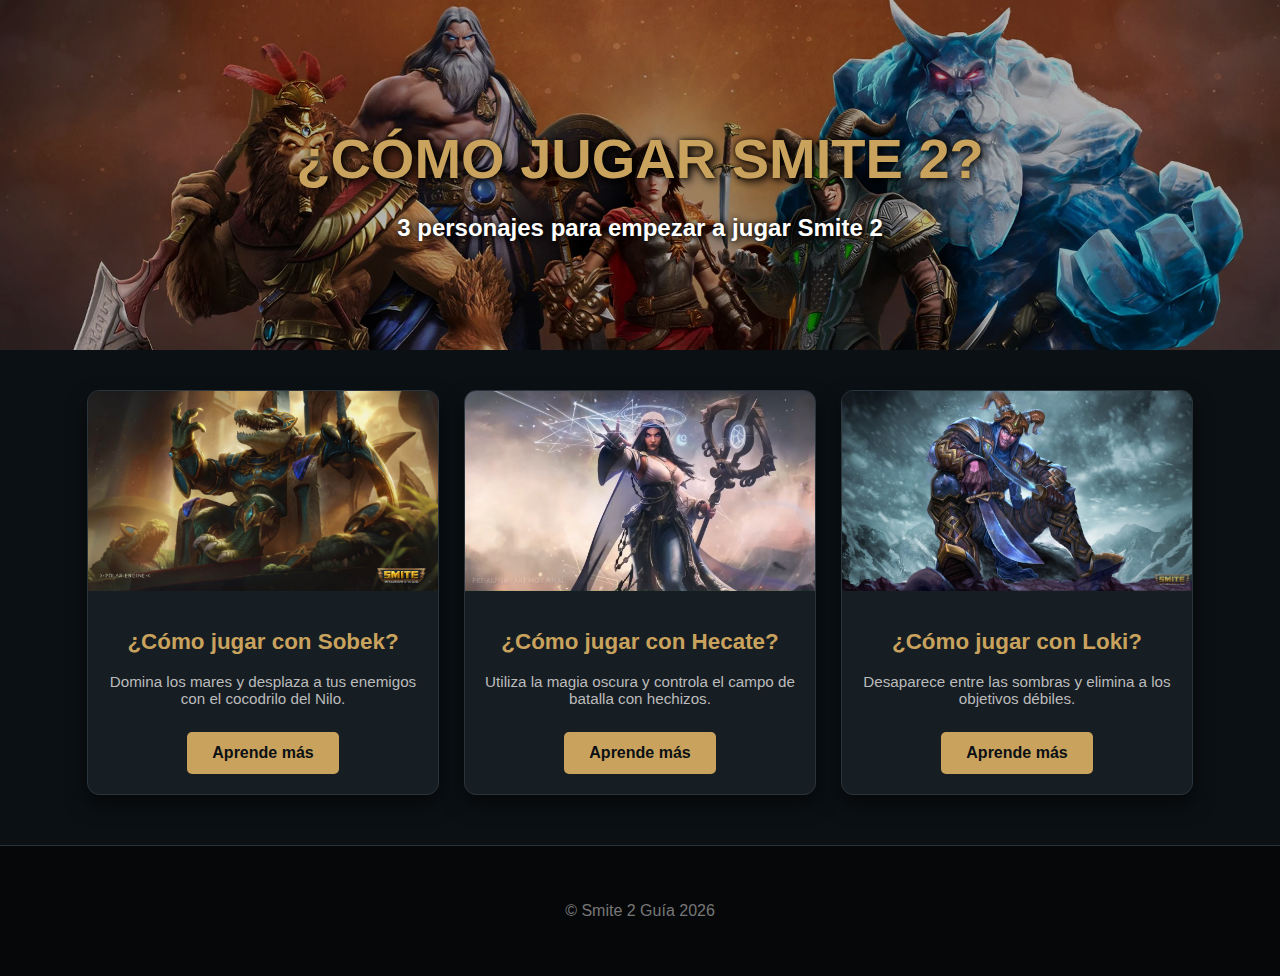
<file: index.html>
<!DOCTYPE html>
<html lang="es">
<head>
    <meta charset="UTF-8">
    <meta name="viewport" content="width=device-width, initial-scale=1.0">
    <title>Smite 2 - Guías de Inicio</title>
    <link rel="stylesheet" href="style.css">
</head>
<body>

    <header class="header-principal">
        <img src="imagenes/MainBanner.jpg" alt="Banner de Smite 2" class="banner-header">
        <h1 class="contenido-banner">¿Cómo jugar Smite 2?</h1>
        <p class="contenido-banner2">3 personajes para empezar a jugar Smite 2</p>
    </header>

    <main class="contenedor-principal-home">
        <section class="fila-articulos">

            <article class="articulo-card">
                <img src="imagenes/Sobek.jpg" alt="Dios Sobek" class="img-preview">
                <h2>¿Cómo jugar con Sobek?</h2>
                <p>Domina los mares y desplaza a tus enemigos con el cocodrilo del Nilo.</p>
                <a href="sobek.html" class="boton-aprender">Aprende más</a>
            </article>

            <article class="articulo-card">
                <img src="imagenes/Hecate.jpg" alt="Diosa Hecate" class="img-preview">
                <h2>¿Cómo jugar con Hecate?</h2>
                <p>Utiliza la magia oscura y controla el campo de batalla con hechizos.</p>
                <a href="hecate.html" class="boton-aprender">Aprende más</a>
            </article>

            <article class="articulo-card">
                <img src="imagenes/Loki.jpg" alt="Dios Loki" class="img-preview">
                <h2>¿Cómo jugar con Loki?</h2>
                <p>Desaparece entre las sombras y elimina a los objetivos débiles.</p>
                <a href="loki.html" class="boton-aprender">Aprende más</a>
            </article>

        </section>
    </main>

    <footer class="footer-general">
        <p>&copy; Smite 2 Guía 2026 </p>
    </footer>

</body>
</html>
</file>
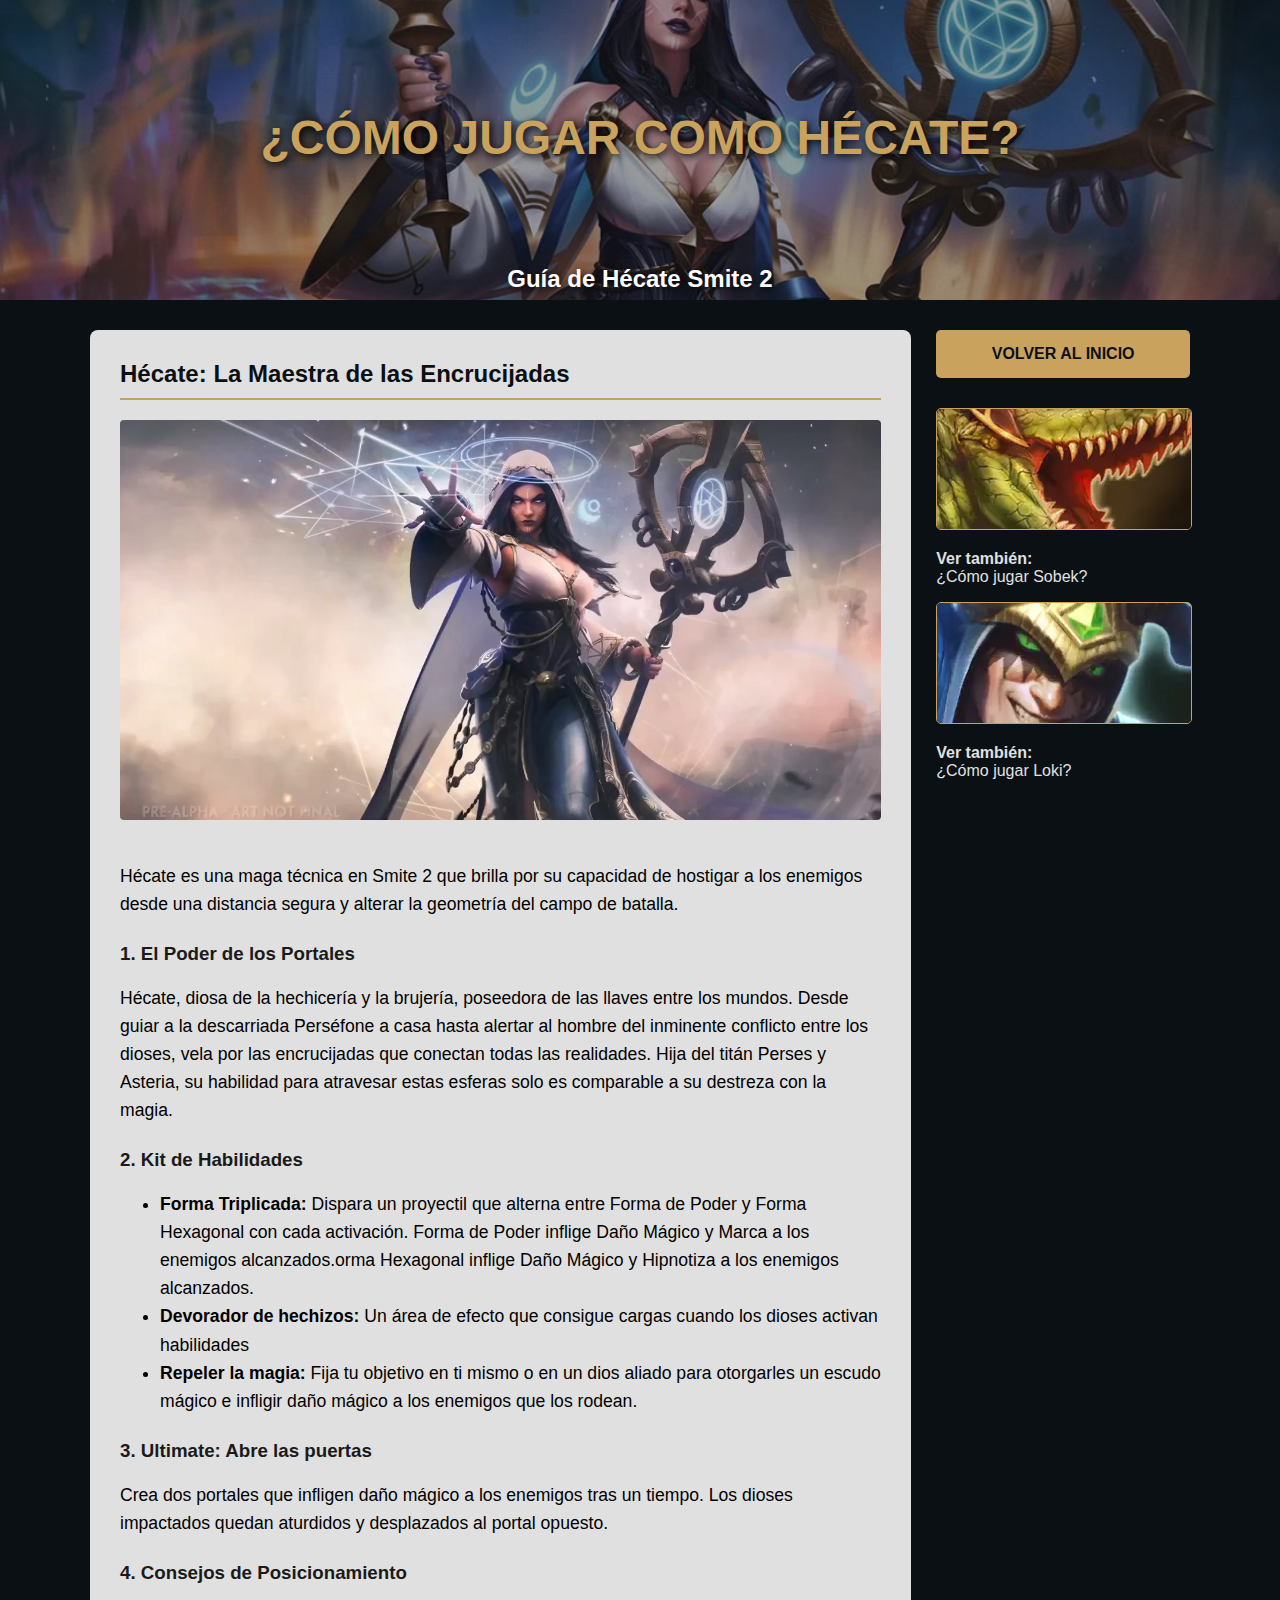
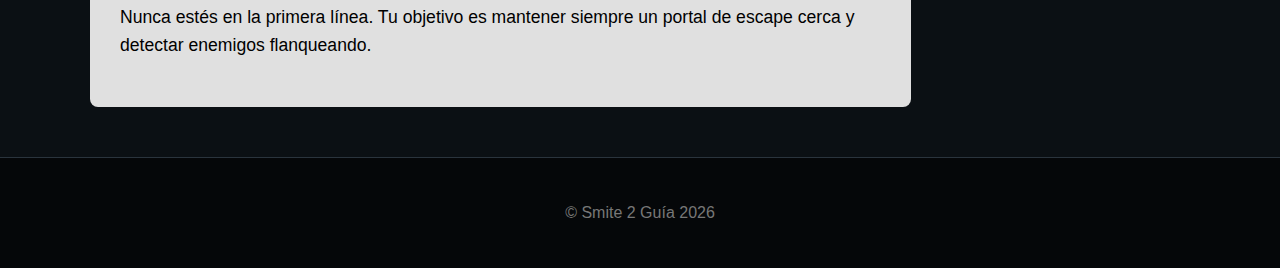
<file: hecate.html>
<!DOCTYPE html>
<html lang="es">
<head>
    <meta charset="UTF-8">
    <meta name="viewport" content="width=device-width, initial-scale=1.0">
    <title>Guía Hécate - Smite 2</title>
    <link rel="stylesheet" href="hecate.css">
</head>
<body>

    <header class="header-principal">
        <img src="imagenes/HecateBanner.jpg" alt="Guía de Hécate" class="banner-header">
        <h1 class="contenido-banner">¿Cómo jugar como Hécate?</h1>
        <p class="contenido-banner2">Guía de Hécate Smite 2</p>
    </header>

    <div class="contenedor-detalle-flex">

        <main class="contenido-principal">
            <h2 class="titulo-guia">Hécate: La Maestra de las Encrucijadas</h2>
            
            <div class="contenedor-img">
                <img src="imagenes/Hecate.jpg" class="img-articulo-grande" alt="Hécate Gameplay">
            </div>

            <div class="texto-articulo">
                <p>Hécate es una maga técnica en Smite 2 que brilla por su capacidad de hostigar a los enemigos desde una distancia segura y alterar la geometría del campo de batalla.</p>

                <h3>1. El Poder de los Portales</h3>
                <p>Hécate, diosa de la hechicería y la brujería, poseedora de las llaves entre los mundos. Desde guiar a la descarriada Perséfone a casa hasta alertar al hombre del inminente conflicto entre los dioses, vela por las encrucijadas que conectan todas las realidades. Hija del titán Perses y Asteria, su habilidad para atravesar estas esferas solo es comparable a su destreza con la magia.</p>

                <h3>2. Kit de Habilidades</h3>
                <ul>
                    <li><strong>Forma Triplicada:</strong> Dispara un proyectil que alterna entre Forma de Poder y Forma Hexagonal con cada activación. Forma de Poder inflige Daño Mágico y Marca a los enemigos alcanzados.orma Hexagonal inflige Daño Mágico y Hipnotiza a los enemigos alcanzados.</li>
                    <li><strong>Devorador de hechizos:</strong> Un área de efecto que consigue cargas cuando los dioses activan habilidades</li>
                    <li><strong>Repeler la magia:</strong> Fija tu objetivo en ti mismo o en un dios aliado para otorgarles un escudo mágico e infligir daño mágico a los enemigos que los rodean.</li>
                </ul>

                <h3>3. Ultimate: Abre las puertas</h3>
                <p>Crea dos portales que infligen daño mágico a los enemigos tras un tiempo. Los dioses impactados quedan aturdidos y desplazados al portal opuesto.</p>

                <h3>4. Consejos de Posicionamiento</h3>
                <p>Nunca estés en la primera línea. Tu objetivo es mantener siempre un portal de escape cerca y detectar enemigos flanqueando.</p>
            </div>
        </main>

        <aside class="barra-lateral">
            <a href="index.html" class="boton-volver">VOLVER AL INICIO</a>

            <div class="mini-preview-lateral">
                <a href="sobek.html">
                    <img src="imagenes/minisobek.jpg" alt="Como jugar Sobek" class="img-mini">
                </a>
                <p><strong>Ver también:</strong><br>¿Cómo jugar Sobek?</p>
            </div>

            <div class="mini-preview-lateral">
                <a href="loki.html">
                    <img src="imagenes/miniloki.jpg" alt="Como jugar Loki" class="img-mini">
                </a>
                <p><strong>Ver también:</strong><br>¿Cómo jugar Loki?</p>
            </div>
        </aside>

    </div>

    <footer class="footer-general">
        <p>&copy; Smite 2 Guía 2026 </p>
    </footer>

</body>
</html>
</file>
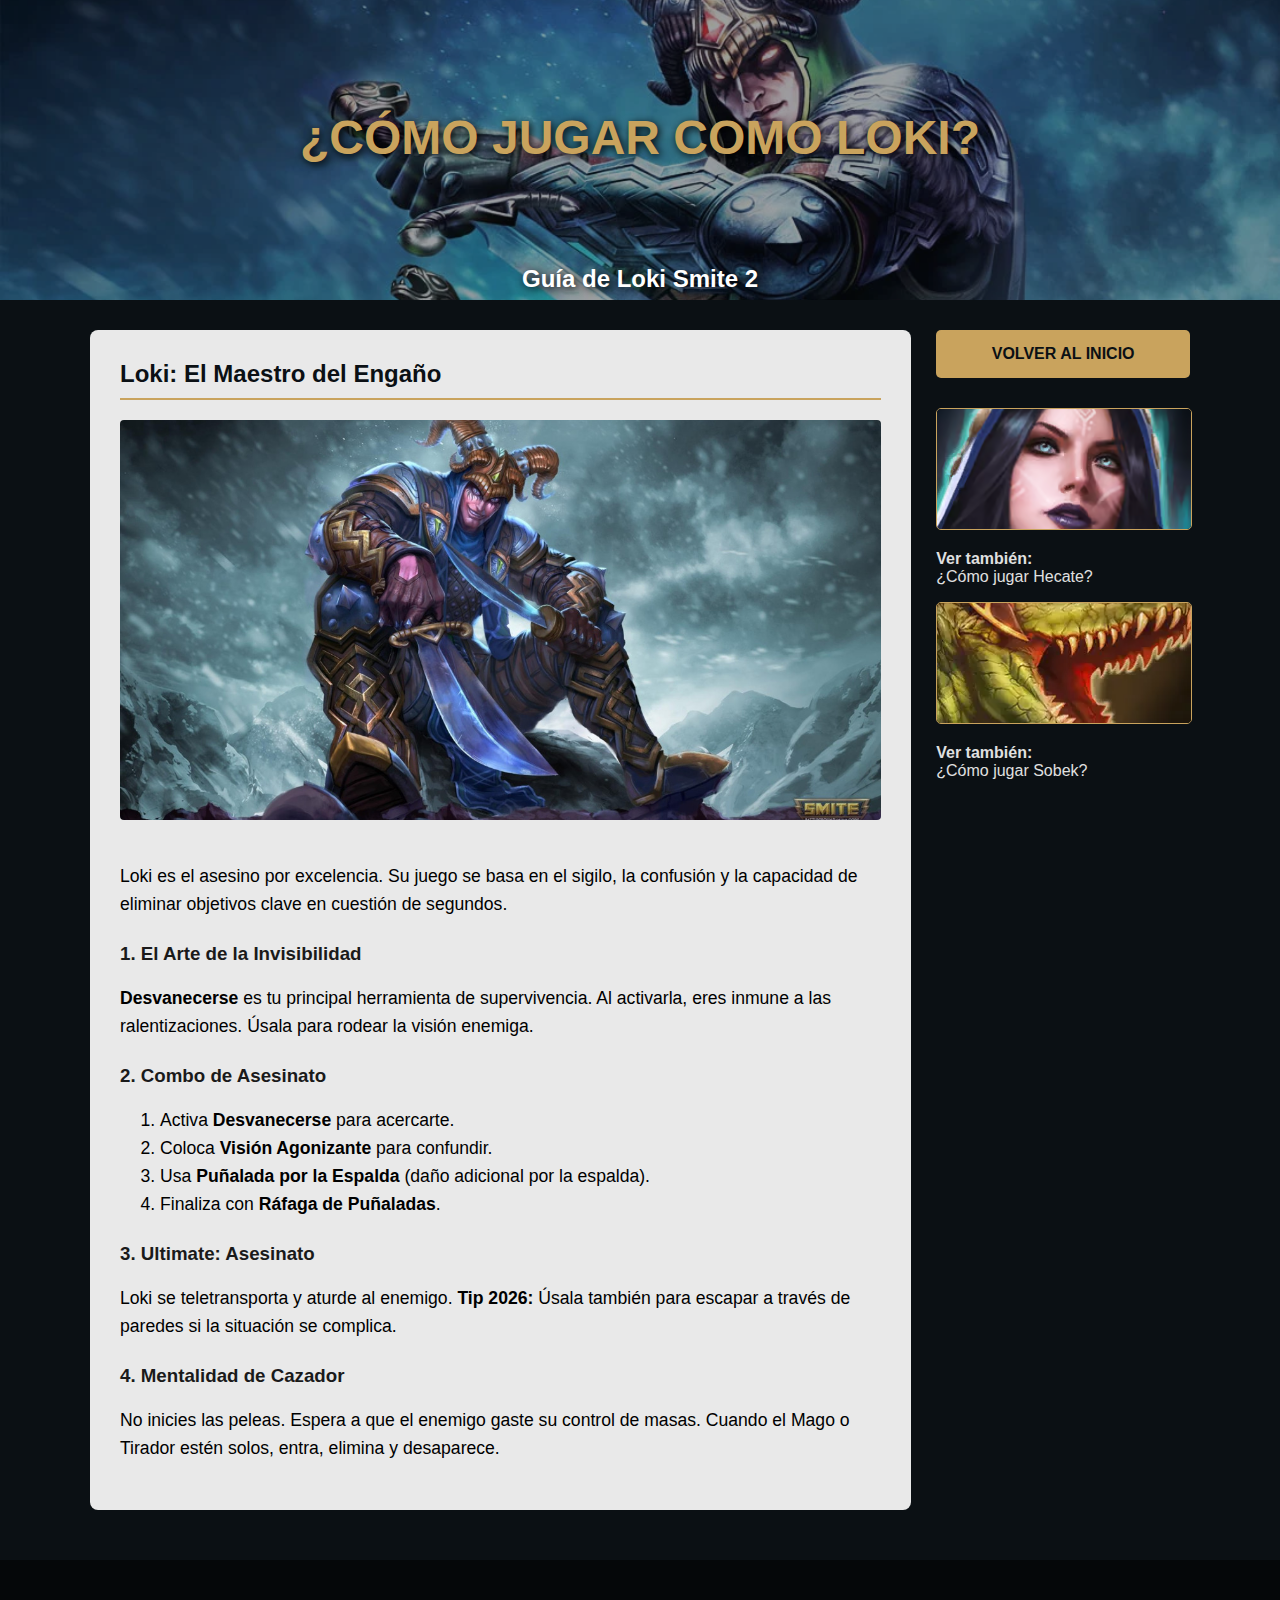
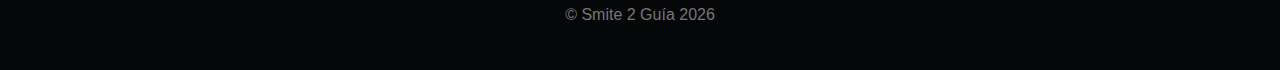
<file: loki.html>
<!DOCTYPE html>
<html lang="es">
<head>
    <meta charset="UTF-8">
    <meta name="viewport" content="width=device-width, initial-scale=1.0">
    <title>Guía Loki - Smite 2</title>
    <link rel="stylesheet" href="loki.css">
</head>
<body>

    <header class="header-principal">
        <img src="imagenes/LokiBanner.jpg" alt="Guía de Loki" class="banner-header">
        <h1 class="contenido-banner">¿Cómo jugar como Loki?</h1>
        <p class="contenido-banner2">Guía de Loki Smite 2</p>
    </header>

    <div class="contenedor-detalle-flex">

        <main class="contenido-principal">
            <h2 class="titulo-guia">Loki: El Maestro del Engaño</h2>
            
            <div class="contenedor-img">
                <img src="imagenes/Loki.jpg" class="img-articulo-grande" alt="Loki Gameplay">
            </div>

            <div class="texto-articulo">
                <p>Loki es el asesino por excelencia. Su juego se basa en el sigilo, la confusión y la capacidad de eliminar objetivos clave en cuestión de segundos.</p>

                <h3>1. El Arte de la Invisibilidad</h3>
                <p><strong>Desvanecerse</strong> es tu principal herramienta de supervivencia. Al activarla, eres inmune a las ralentizaciones. Úsala para rodear la visión enemiga.</p>

                <h3>2. Combo de Asesinato</h3>
                <ol>
                    <li>Activa <strong>Desvanecerse</strong> para acercarte.</li>
                    <li>Coloca <strong>Visión Agonizante</strong> para confundir.</li>
                    <li>Usa <strong>Puñalada por la Espalda</strong> (daño adicional por la espalda).</li>
                    <li>Finaliza con <strong>Ráfaga de Puñaladas</strong>.</li>
                </ol>

                <h3>3. Ultimate: Asesinato</h3>
                <p>Loki se teletransporta y aturde al enemigo. <strong>Tip 2026:</strong> Úsala también para escapar a través de paredes si la situación se complica.</p>

                <h3>4. Mentalidad de Cazador</h3>
                <p>No inicies las peleas. Espera a que el enemigo gaste su control de masas. Cuando el Mago o Tirador estén solos, entra, elimina y desaparece.</p>
            </div>
        </main>

        <aside class="barra-lateral">
            <a href="index.html" class="boton-volver">VOLVER AL INICIO</a>

            <div class="mini-preview-lateral">
                <a href="hecate.html">
                    <img src="imagenes/minihecate.jpg" alt="Como jugar Hecate" class="img-mini">
                </a>
                <p><strong>Ver también:</strong><br>¿Cómo jugar Hecate?</p>
            </div>

            <div class="mini-preview-lateral">
                <a href="sobek.html">
                    <img src="imagenes/minisobek.jpg" alt="Como jugar Sobek" class="img-mini">
                </a>
                <p><strong>Ver también:</strong><br>¿Cómo jugar Sobek?</p>
            </div>
        </aside>

    </div>

    <footer class="footer-general">
        <p>&copy; Smite 2 Guía 2026 </p>
    </footer>

</body>
</html>
</file>
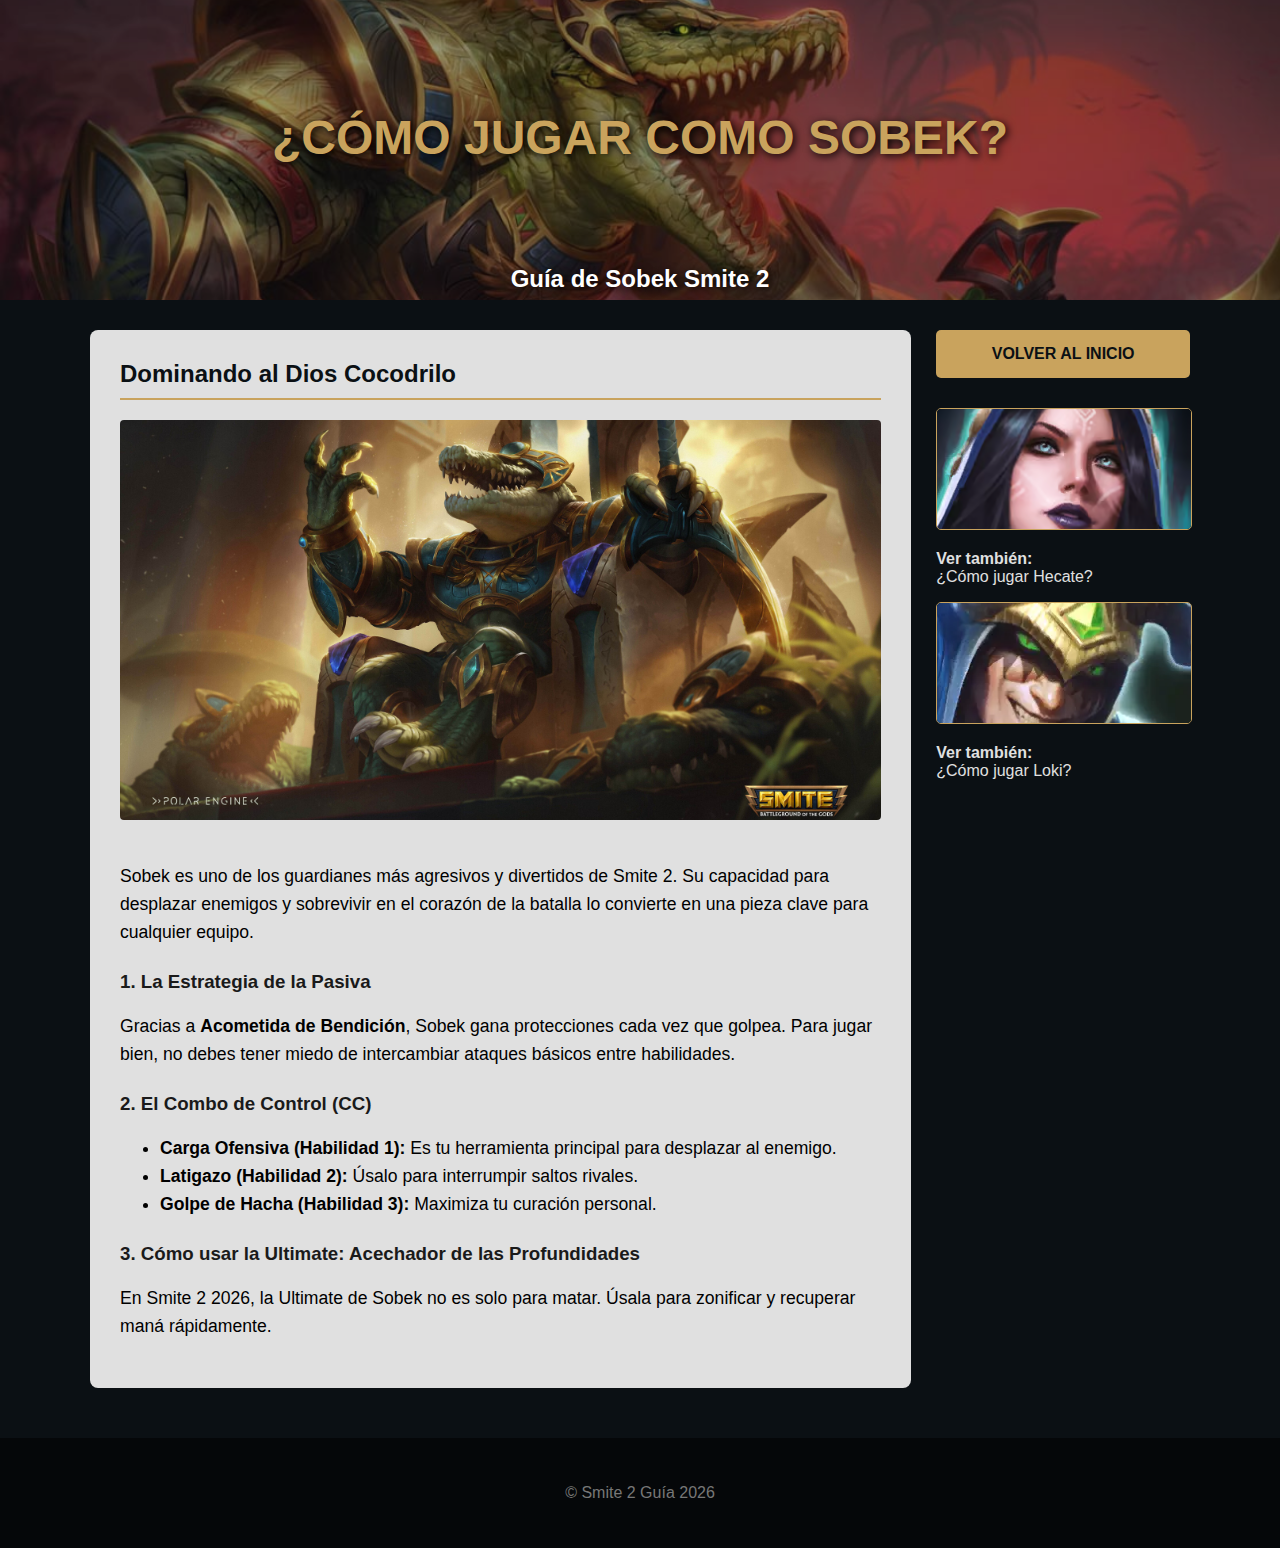
<file: sobek.html>
<!DOCTYPE html>
<html lang="es">
<head>
    <meta charset="UTF-8">
    <meta name="viewport" content="width=device-width, initial-scale=1.0">
    <title>Guía Sobek - Smite 2</title>
    <link rel="stylesheet" href="sobek.css">
</head>
<body>

    <header class="header-principal">
        <img src="imagenes/SobekBanner.jpg" alt="Guia de Sobek" class="banner-header">
        <h1 class="contenido-banner">¿Cómo jugar como Sobek?</h1>
        <p class="contenido-banner2">Guía de Sobek Smite 2</p>
    </header>

    <div class="contenedor-detalle-flex">

        <main class="contenido-principal">
            <h2 class="titulo-guia">Dominando al Dios Cocodrilo</h2>
            
            <div class="contenedor-img">
                <img src="imagenes/Sobek.jpg" class="img-articulo-grande" alt="Sobek Gameplay">
            </div>

            <div class="texto-articulo">
                <p>Sobek es uno de los guardianes más agresivos y divertidos de Smite 2. Su capacidad para desplazar enemigos y sobrevivir en el corazón de la batalla lo convierte en una pieza clave para cualquier equipo.</p>

                <h3>1. La Estrategia de la Pasiva</h3>
                <p>Gracias a <strong>Acometida de Bendición</strong>, Sobek gana protecciones cada vez que golpea. Para jugar bien, no debes tener miedo de intercambiar ataques básicos entre habilidades.</p>

                <h3>2. El Combo de Control (CC)</h3>
                <ul>
                    <li><strong>Carga Ofensiva (Habilidad 1):</strong> Es tu herramienta principal para desplazar al enemigo.</li>
                    <li><strong>Latigazo (Habilidad 2):</strong> Úsalo para interrumpir saltos rivales.</li>
                    <li><strong>Golpe de Hacha (Habilidad 3):</strong> Maximiza tu curación personal.</li>
                </ul>

                <h3>3. Cómo usar la Ultimate: Acechador de las Profundidades</h3>
                <p>En Smite 2 2026, la Ultimate de Sobek no es solo para matar. Úsala para zonificar y recuperar maná rápidamente.</p>
            </div>
        </main>

        <aside class="barra-lateral">
            <a href="index.html" class="boton-volver">VOLVER AL INICIO</a>

            <div class="mini-preview-lateral">
                <a href="hecate.html">
                    <img src="imagenes/minihecate.jpg" alt="Como jugar Hecate" class="img-mini">
                </a>
                <p><strong>Ver también:</strong><br>¿Cómo jugar Hecate?</p>
            </div>

            <div class="mini-preview-lateral">
                <a href="loki.html">
                    <img src="imagenes/miniloki.jpg" alt="Como jugar Loki" class="img-mini">
                </a>
                <p><strong>Ver también:</strong><br>¿Cómo jugar Loki?</p>
            </div>
        </aside>

    </div>

    <footer class="footer-general">
        <p>&copy; Smite 2 Guía 2026 </p>
    </footer>

</body>
</html>
</file>
<file: style.css>
/* --- ESTILOS GENERALES --- */
body {
    font-family: 'Segoe UI', Arial, sans-serif;
    margin: 0;
    background-color: #0b1014; /* Azul oscuro profundo */
    color: #e0e0e0; 
}

/* --- HEADER Y BANNER --- */
.header-principal {
    position: relative;
    width: 100%;
    height: 350px; /* Un poco más alto para lucir el banner */
    overflow: hidden;
    background-color: #000; /* Fondo negro */
}

.banner-header {
    width: 100%;
    height: 100%;
    object-fit: cover;
    opacity: 0.7; /* para que el texto resalte más */
}

.contenido-banner, .contenido-banner2 {
    position: absolute;
    left: 50%;
    transform: translate(-50%, -50%);
    color: #ffffff;
    text-align: center;
    width: 90%;
    text-shadow: 3px 3px 10px rgba(0, 0, 0, 1), 0px 0px 5px rgba(0,0,0,0.8);
    font-weight: bold;
    margin: 0;
}

.contenido-banner {
    top: 45%;
    font-size: 3.5rem; 
    text-transform: uppercase;
    color: #c9a35d; /* Dorado para el título principal */
}

.contenido-banner2 {
    top: 65%;
    font-size: 1.5rem;
}

/* --- GRID DE ARTÍCULOS --- */
.contenedor-principal-home {
    max-width: 1200px;
    margin: 40px auto;
    padding: 0 20px;
}

.fila-articulos {
    display: flex;
    justify-content: center;
    flex-wrap: wrap;
    gap: 25px;
}

.articulo-card {
    background-color: #161d23; /* Azul grisáceo oscuro */
    border: 1px solid #2a343d;
    padding: 0 0 20px 0; 
    border-radius: 12px;
    box-shadow: 0 10px 20px rgba(0,0,0,0.5);
    flex: 1;
    min-width: 300px;
    max-width: 350px;
    text-align: center;
    overflow: hidden; /* Importante para que la imagen respete las esquinas redondeadas */
    transition: transform 0.3s ease;
}

.articulo-card:hover {
    transform: translateY(-10px); /* Efecto de levitación al pasar el mouse */
    border-color: #c9a35d;
}

.articulo-card h2 {
    color: #c9a35d;
    padding: 0 15px;
    font-size: 1.4rem;
}

.articulo-card p {
    padding: 0 20px;
    font-size: 0.95rem;
    color: #bbb;
}

.img-preview {
    width: 100%;
    height: 200px;
    object-fit: cover;
    margin-bottom: 15px;
}

/* --- BOTONES --- */
.boton-aprender {
    display: inline-block;
    background-color: #c9a35d;
    color: #0b1014;
    padding: 12px 25px;
    text-decoration: none;
    border-radius: 5px;
    margin-top: 10px;
    font-weight: bold;
    transition: 0.3s;
}

.boton-aprender:hover {
    background-color: #f1c40f;
    box-shadow: 0 0 15px rgba(201, 163, 93, 0.4);
}

/* --- FOOTER --- */
.footer-general {
    background-color: #050709;
    color: #777;
    text-align: center;
    padding: 40px 20px;
    margin-top: 50px;
    border-top: 1px solid #2a343d;
}
</file>
<file: hecate.css>
/* --- ESTILOS DE LA PÁGINA DE HÉCATE --- */
body {
    font-family: 'Segoe UI', Arial, sans-serif;
    margin: 0;
    background-color: #0b1014; /* Fondo oscuro */
    color: #e0e0e0;
}

/* --- HEADER Y BANNER --- */
.header-principal {
    position: relative;
    width: 100%;
    height: 300px;
    overflow: hidden;
}

.banner-header {
    width: 100%;
    height: 100%;
    object-fit: cover;
    opacity: 0.6;
}

.contenido-banner, .contenido-banner2 {
    position: absolute;
    left: 50%;
    transform: translate(-50%, -50%);
    color: white;
    text-align: center;
    width: 100%;
    text-shadow: 2px 2px 8px rgba(0, 0, 0, 1);
    font-weight: bold;
}

.contenido-banner { 
    top: 35%; 
    font-size: 3rem; 
    text-transform: 
    uppercase; 
    color: #c9a35d; 
}

.contenido-banner2 { 
    top: 85%; 
    font-size: 1.5rem; 
}

/* --- CONTENEDOR FLEX --- */
.contenedor-detalle-flex {
    display: flex;
    max-width: 1100px;
    margin: 30px auto;
    gap: 25px;
    padding: 0 15px;
}

/* --- COLUMNA PRINCIPAL (FONDO CLARO / TEXTO NEGRO) --- */
.contenido-principal {
    flex: 3;
    background-color: #e0e0e0; /* Gris muy claro  */
    padding: 30px;
    border-radius: 8px;
    color: #000000; /* TEXTO NEGRO SÓLIDO */
}

.titulo-guia {
    color: #0b1014;
    margin-top: 0;
    border-bottom: 2px solid #c9a35d;
    padding-bottom: 10px;
}

.img-articulo-grande {
    width: 100%;
    height: auto;
    max-height: 400px;
    object-fit: cover;
    border-radius: 4px;
    margin-bottom: 20px;
}

.texto-articulo h3 {
    color: #1a1a1a;
    margin-top: 25px;
}

.texto-articulo p, .texto-articulo li {
    line-height: 1.6;
    font-size: 1.1rem;
    color: #000000 !important; /* Forzamos el negro puro */
}

/* --- BARRA LATERAL --- */
.barra-lateral {
    flex: 1;
}

.boton-volver {
    display: block;
    text-align: center;
    background-color: #c9a35d;
    color: #0b1014;
    text-decoration: none;
    padding: 15px;
    margin-bottom: 30px;
    font-weight: bold;
    border-radius: 5px;
    transition: 0.3s;
}

.boton-volver:hover {
    background-color: #f1c40f;
}

.img-mini {
    width: 100%;
    height: 120px;
    object-fit: cover;
    border-radius: 5px;
    border: 1px solid #c9a35d;
    transition: 0.3s;
}

.img-mini:hover {
    filter: brightness(1.2);
}

/* --- FOOTER --- */
.footer-general {
    background-color: #050709;
    color: #777;
    text-align: center;
    padding: 30px;
    margin-top: 50px;
    border-top: 1px solid #2a343d;
}

/* Responsive */
@media (max-width: 768px) {
    .contenedor-detalle-flex {
        flex-direction: column;
    }

}
</file>
<file: loki.css>
/* --- ESTILOS DE LA PÁGINA DE LOKI --- */
body {
    font-family: 'Segoe UI', Arial, sans-serif;
    margin: 0;
    background-color: #0b1014;
    color: #e0e0e0;
}

/* --- HEADER Y BANNER --- */
.header-principal {
    position: relative;
    width: 100%;
    height: 300px;
    overflow: hidden;
}

.banner-header {
    width: 100%;
    height: 100%;
    object-fit: cover;
    opacity: 0.6;
}

.contenido-banner, .contenido-banner2 {
    position: absolute;
    left: 50%;
    transform: translate(-50%, -50%);
    color: white;
    text-align: center;
    width: 100%;
    text-shadow: 2px 2px 8px rgba(0, 0, 0, 1);
    font-weight: bold;
}

.contenido-banner { top: 35%; font-size: 3rem; text-transform: uppercase; color: #c9a35d; }
.contenido-banner2 { top: 85%; font-size: 1.5rem; }

/* --- CONTENEDOR FLEX --- */
.contenedor-detalle-flex {
    display: flex;
    max-width: 1100px;
    margin: 30px auto;
    gap: 25px;
    padding: 0 15px;
}

/* --- COLUMNA PRINCIPAL (TEXTO NEGRO) --- */
.contenido-principal {
    flex: 3;
    background-color: #e9e9e9; /* Fondo gris claro  */
    padding: 30px;
    border-radius: 8px;
    color: #000000; /* TEXTO NEGRO SÓLIDO */
}

.titulo-guia {
    color: #0b1014;
    margin-top: 0;
    border-bottom: 2px solid #c9a35d;
    padding-bottom: 10px;
}

.img-articulo-grande {
    width: 100%;
    height: auto;
    max-height: 400px;
    object-fit: cover;
    border-radius: 4px;
    margin-bottom: 20px;
}

.texto-articulo h3 {
    color: #1a1a1a;
    margin-top: 25px;
}

.texto-articulo p, .texto-articulo li {
    line-height: 1.6;
    font-size: 1.1rem;
    color: #000000 !important;
}

/* --- BARRA LATERAL --- */
.barra-lateral {
    flex: 1;
}

.boton-volver {
    display: block;
    text-align: center;
    background-color: #c9a35d;
    color: #0b1014;
    text-decoration: none;
    padding: 15px;
    margin-bottom: 30px;
    font-weight: bold;
    border-radius: 5px;
    transition: 0.3s;
}

.boton-volver:hover {
    background-color: #f1c40f;
}

.img-mini {
    width: 100%;
    height: 120px;
    object-fit: cover;
    border-radius: 5px;
    border: 1px solid #c9a35d;
    transition: 0.3s;
}

.img-mini:hover {
    filter: brightness(1.2);
}


/* --- FOOTER --- */
.footer-general {
    background-color: #050709;
    color: #777;
    text-align: center;
    padding: 30px;
    margin-top: 50px;
}

/* Responsive */
@media (max-width: 768px) {
    .contenedor-detalle-flex {
        flex-direction: column;
    }

}
</file>
<file: sobek.css>
/* --- ESTILOS GENERALES --- */
body {
    font-family: 'Segoe UI', Arial, sans-serif;
    margin: 0;
    background-color: #0b1014; /* Fondo oscuro */
    color: #e0e0e0;
}

/* --- HEADER Y BANNER --- */
.header-principal {
    position: relative;
    width: 100%;
    height: 300px;
    overflow: hidden;
}

.banner-header {
    width: 100%;
    height: 100%;
    object-fit: cover;
    opacity: 0.6;
}

.contenido-banner, .contenido-banner2 {
    position: absolute;
    left: 50%;
    transform: translate(-50%, -50%);
    color: white;
    text-align: center;
    width: 100%;
    text-shadow: 2px 2px 8px rgba(0, 0, 0, 1);
    font-weight: bold;
}

.contenido-banner { top: 35%; font-size: 3rem; text-transform: uppercase; color: #c9a35d; }
.contenido-banner2 { top: 85%; font-size: 1.5rem; }

/* --- CONTENEDOR FLEX --- */
.contenedor-detalle-flex {
    display: flex;
    max-width: 1100px;
    margin: 30px auto;
    gap: 25px;
    padding: 0 15px;
}

/* --- COLUMNA PRINCIPAL (TEXTO NEGRO AQUÍ) --- */
.contenido-principal {
    flex: 3;
    background-color: #e0e0e0; /* Fondo claro para que el negro resalte */
    padding: 30px;
    border-radius: 8px;
    color: #000000; /* TEXTO NEGRO SÓLIDO */
}

.titulo-guia {
    color: #0b1014;
    margin-top: 0;
    border-bottom: 2px solid #c9a35d;
    padding-bottom: 10px;
}

.img-articulo-grande {
    width: 100%;
    height: auto;
    max-height: 400px;
    object-fit: cover;
    border-radius: 4px;
    margin-bottom: 20px;
}

.texto-articulo h3 {
    color: #1a1a1a;
    margin-top: 25px;
}

.texto-articulo p, .texto-articulo li {
    line-height: 1.6;
    font-size: 1.1rem;
    color: #000000; /* Aseguramos negro en párrafos y listas */
}

/* --- BARRA LATERAL --- */
.barra-lateral {
    flex: 1;
}

.boton-volver {
    display: block;
    text-align: center;
    background-color: #c9a35d;
    color: #0b1014;
    text-decoration: none;
    padding: 15px;
    margin-bottom: 30px;
    font-weight: bold;
    border-radius: 5px;
    transition: 0.3s;
}

.boton-volver:hover {
    background-color: #f1c40f;
}

.img-mini {
    width: 100%;
    height: 120px;
    object-fit: cover;
    border-radius: 5px;
    border: 1px solid #c9a35d;
    transition: 0.3s;
}

.img-mini:hover {
    filter: brightness(1.2);
}

/* --- FOOTER --- */
.footer-general {
    background-color: #050709;
    color: #777;
    text-align: center;
    padding: 30px;
    margin-top: 50px;
}

/* Responsive */
@media (max-width: 768px) {
    .contenedor-detalle-flex {
        flex-direction: column;
    }

}
</file>
